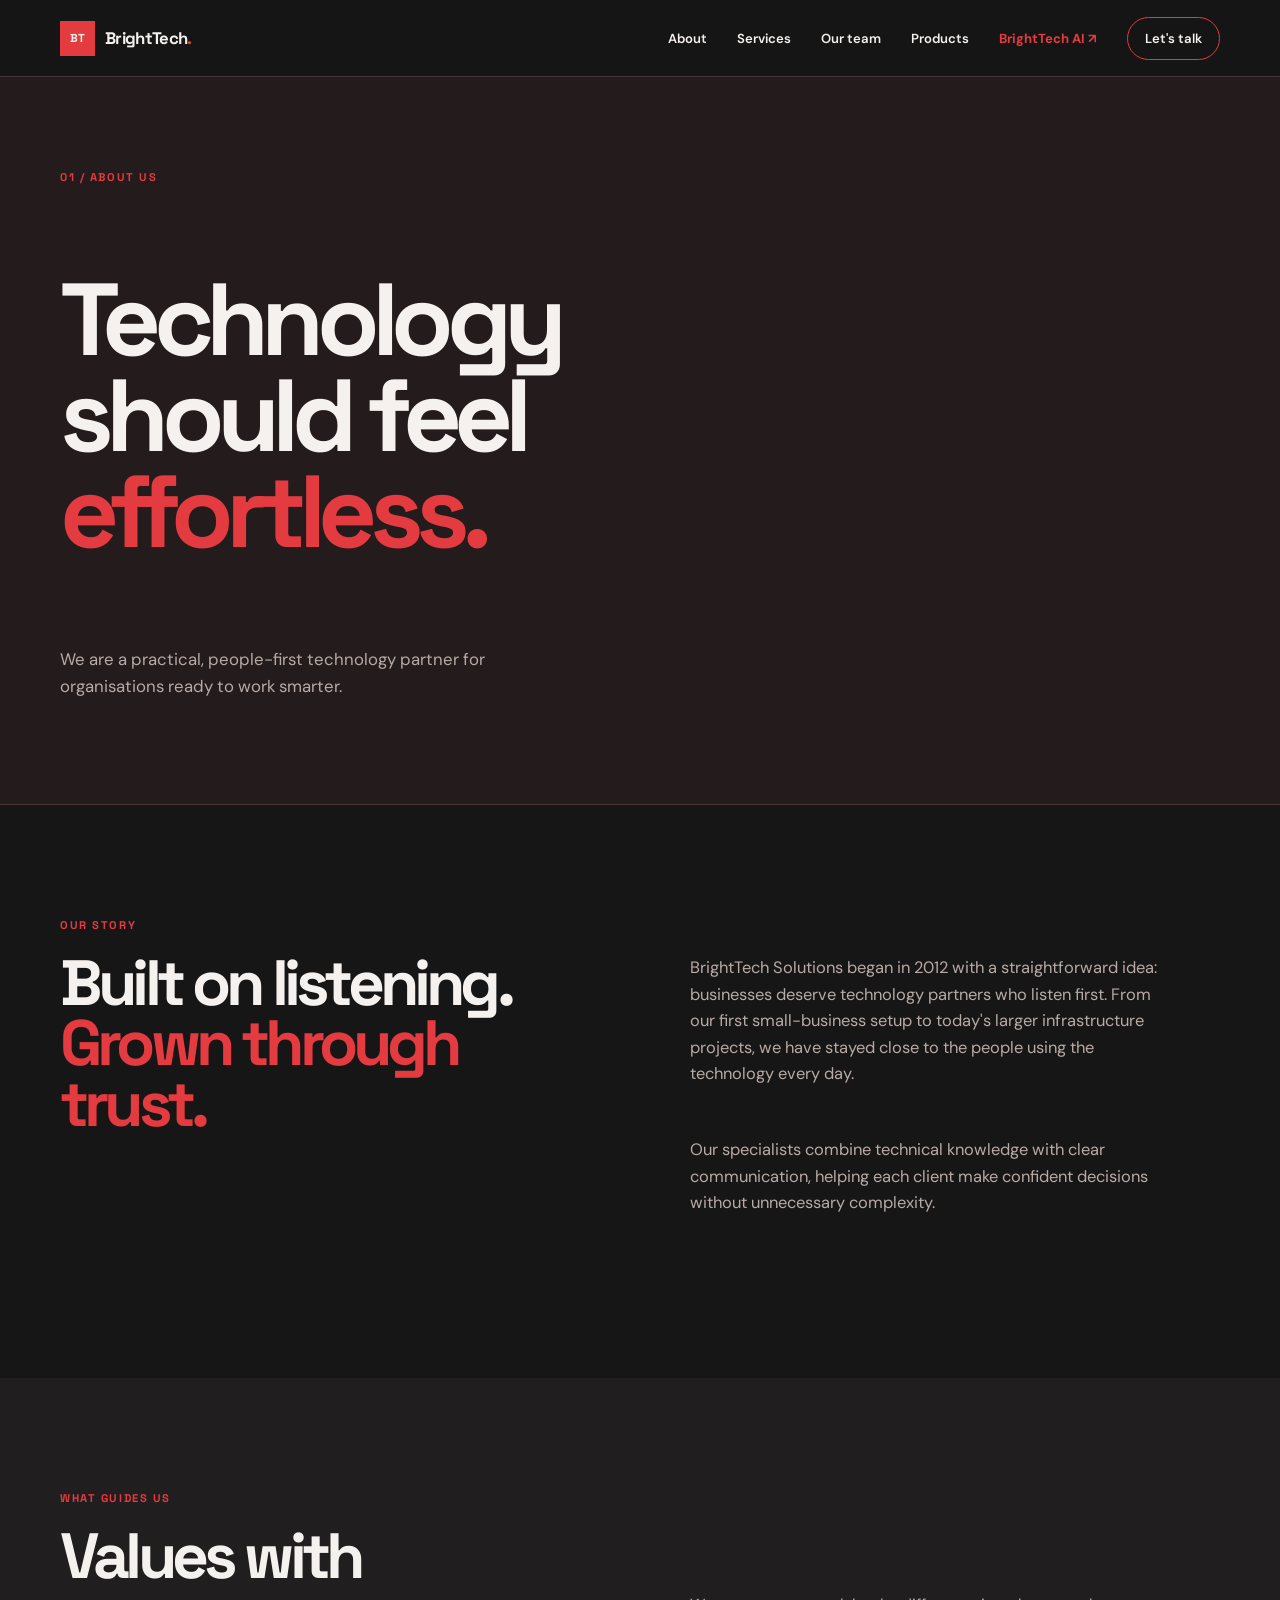
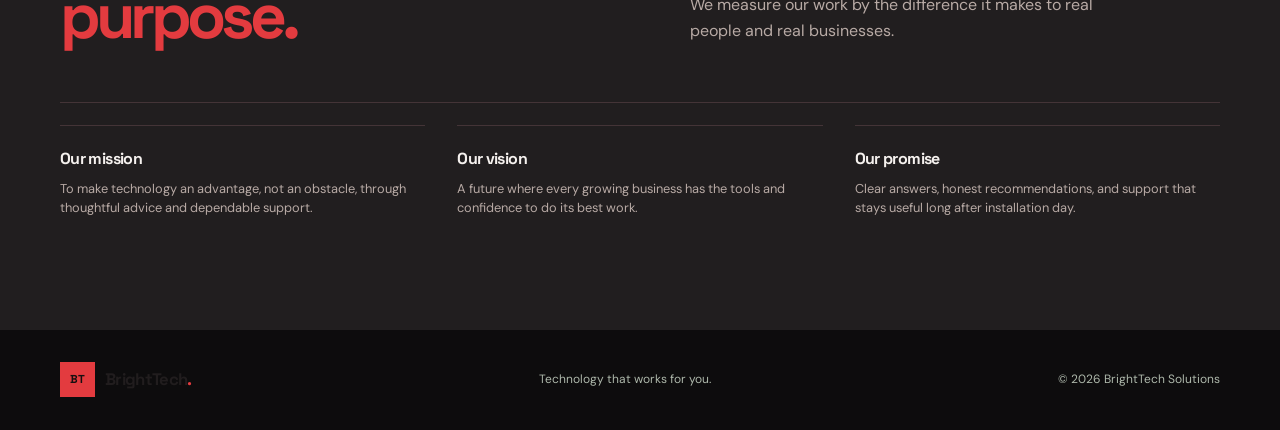
<file: about.html>
<!DOCTYPE html>
<html lang="en">
<head>
  <meta charset="UTF-8">
  <meta name="viewport" content="width=device-width, initial-scale=1.0">
  <title>About Us | BrightTech Solutions</title>
  <link rel="preconnect" href="https://fonts.googleapis.com">
  <link rel="preconnect" href="https://fonts.gstatic.com" crossorigin>
  <link href="https://fonts.googleapis.com/css2?family=DM+Sans:wght@400;500;600;700&family=Space+Grotesk:wght@500;600;700&display=swap" rel="stylesheet">
  <link rel="stylesheet" href="style.css">
</head>
<body>
  <header class="site-header"><div class="container nav-wrap"><a class="brand" href="index.html"><span class="brand-mark">BT</span><span>BrightTech<span class="brand-accent">.</span></span></a><nav aria-label="Main navigation"><a href="about.html">About</a><a href="services.html">Services</a><a href="team.html">Our team</a><a href="products.html">Products</a><a class="ai-link" href="https://chatgpt.com/" target="_blank" rel="noopener noreferrer">BrightTech AI ↗</a><a class="nav-contact" href="contact.html">Let's talk</a></nav></div></header>
  <main><section class="page-hero"><div class="container"><p class="eyebrow">01 / About us</p><h1>Technology should feel <em>effortless.</em></h1><p>We are a practical, people-first technology partner for organisations ready to work smarter.</p></div></section><section class="section"><div class="container about-grid"><div><p class="eyebrow">Our story</p><h2>Built on listening.<br><em>Grown through trust.</em></h2></div><div class="about-copy"><p>BrightTech Solutions began in 2012 with a straightforward idea: businesses deserve technology partners who listen first. From our first small-business setup to today's larger infrastructure projects, we have stayed close to the people using the technology every day.</p><p>Our specialists combine technical knowledge with clear communication, helping each client make confident decisions without unnecessary complexity.</p></div></div></section><section class="section services-section"><div class="container"><div class="section-heading"><div><p class="eyebrow">What guides us</p><h2>Values with<br><em>purpose.</em></h2></div><p>We measure our work by the difference it makes to real people and real businesses.</p></div><div class="mission-grid detail-values"><div><h3>Our mission</h3><p>To make technology an advantage, not an obstacle, through thoughtful advice and dependable support.</p></div><div><h3>Our vision</h3><p>A future where every growing business has the tools and confidence to do its best work.</p></div><div><h3>Our promise</h3><p>Clear answers, honest recommendations, and support that stays useful long after installation day.</p></div></div></div></section></main>
  <footer class="site-footer"><div class="container footer-wrap"><a class="brand" href="index.html"><span class="brand-mark">BT</span><span>BrightTech<span class="brand-accent">.</span></span></a><p>Technology that works for you.</p><p>© 2026 BrightTech Solutions</p></div></footer>
</body>
</html>
</file>
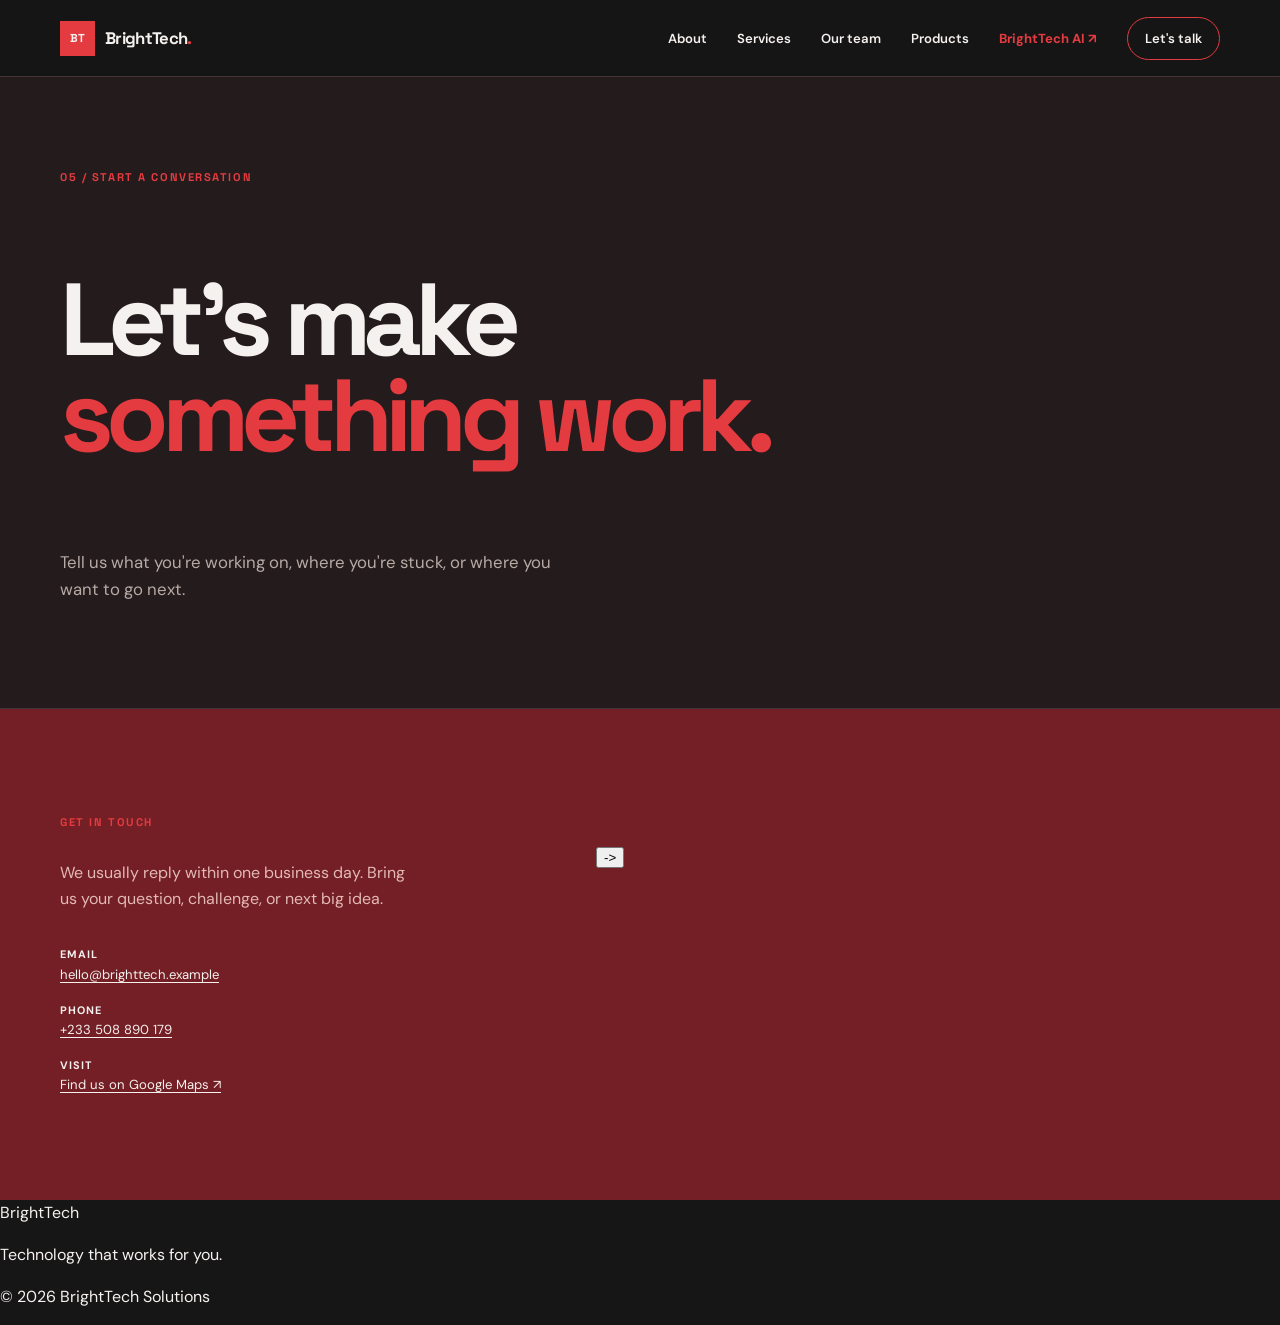
<file: contact.html>
<!DOCTYPE html>
<html lang="en">
<head><meta charset="UTF-8"><meta name="viewport" content="width=device-width, initial-scale=1.0"><title>Contact Us | BrightTech Solutions</title><link rel="preconnect" href="https://fonts.googleapis.com"><link rel="preconnect" href="https://fonts.gstatic.com" crossorigin><link href="https://fonts.googleapis.com/css2?family=DM+Sans:wght@400;500;600;700&family=Space+Grotesk:wght@500;600;700&display=swap" rel="stylesheet"><link rel="stylesheet" href="style.css"></head>
<body><header class="site-header"><div class="container nav-wrap"><a class="brand" href="index.html"><span class="brand-mark">BT</span><span>BrightTech<span class="brand-accent">.</span></span></a><nav aria-label="Main navigation"><a href="about.html">About</a><a href="services.html">Services</a><a href="team.html">Our team</a><a href="products.html">Products</a><a class="ai-link" href="https://chatgpt.com/" target="_blank" rel="noopener noreferrer">BrightTech AI ↗</a><a class="nav-contact" href="contact.html">Let's talk</a></nav></div></header>
<main><section class="page-hero"><div class="container"><p class="eyebrow">05 / Start a conversation</p><h1>Let's make<br><em>something work.</em></h1><p>Tell us what you're working on, where you're stuck, or where you want to go next.</p></div></section><section class="contact-section"><div class="container contact-grid"><div class="contact-copy"><p class="eyebrow">Get in touch</p><p>We usually reply within one business day. Bring us your question, challenge, or next big idea.</p><ul class="contact-details"><li><strong>Email</strong><a href="mailto:hello@brighttech.example">hello@brighttech.example</a></li><li><strong>Phone</strong><a href="tel:+233508890179">+233 508 890 179</a></li><li><strong>Visit</strong><a href="https://maps.google.com/?q=BrightTech+Solutions" target="_blank" rel="noopener noreferrer">Find us on Google Maps ↗</a></li></ul></div><form class="contact-form" action="#" method("get")>
<div class("form-row"):
<label for("name"): Name
<input id("name") name("name") type("text") placeholder("Your name") required>
</label>
<label for("email"): Email
<input id("email") name("email") type("email") placeholder("you@company.com") required>
</label>
</div>
<div class("form-row"):
<label for("phone"): Phone number
<input id("phone") name("phone") type("tel") placeholder("+1 (555) 000-0000")
</label>
<label for("subject"): Subject
<input id("subject") name("subject") type("text") placeholder("How can we help?") required>
</label>
</div>
<label for("message"): Message
<textarea id("message") name("message") rows("5") placeholder("Tell us a little about your project...") required>
</textarea>
</label>
<button class("button button-primary") type("submit"): Send message <span>-></span>
</button>
</form>
</div>
</section>
</main>
<footer class("site-footer"):
<div class("container footer-wrap"):
<a class("brand") href("index.html"):
<span class("brand-mark"): BT
<span>BrightTech<span class("brand-accent"): .
</span>
</span>
</a>
<p>Technology that works for you.</p>
<p>© 2026 BrightTech Solutions</p>
</div>
</footer>
</body>
</html>
</file>
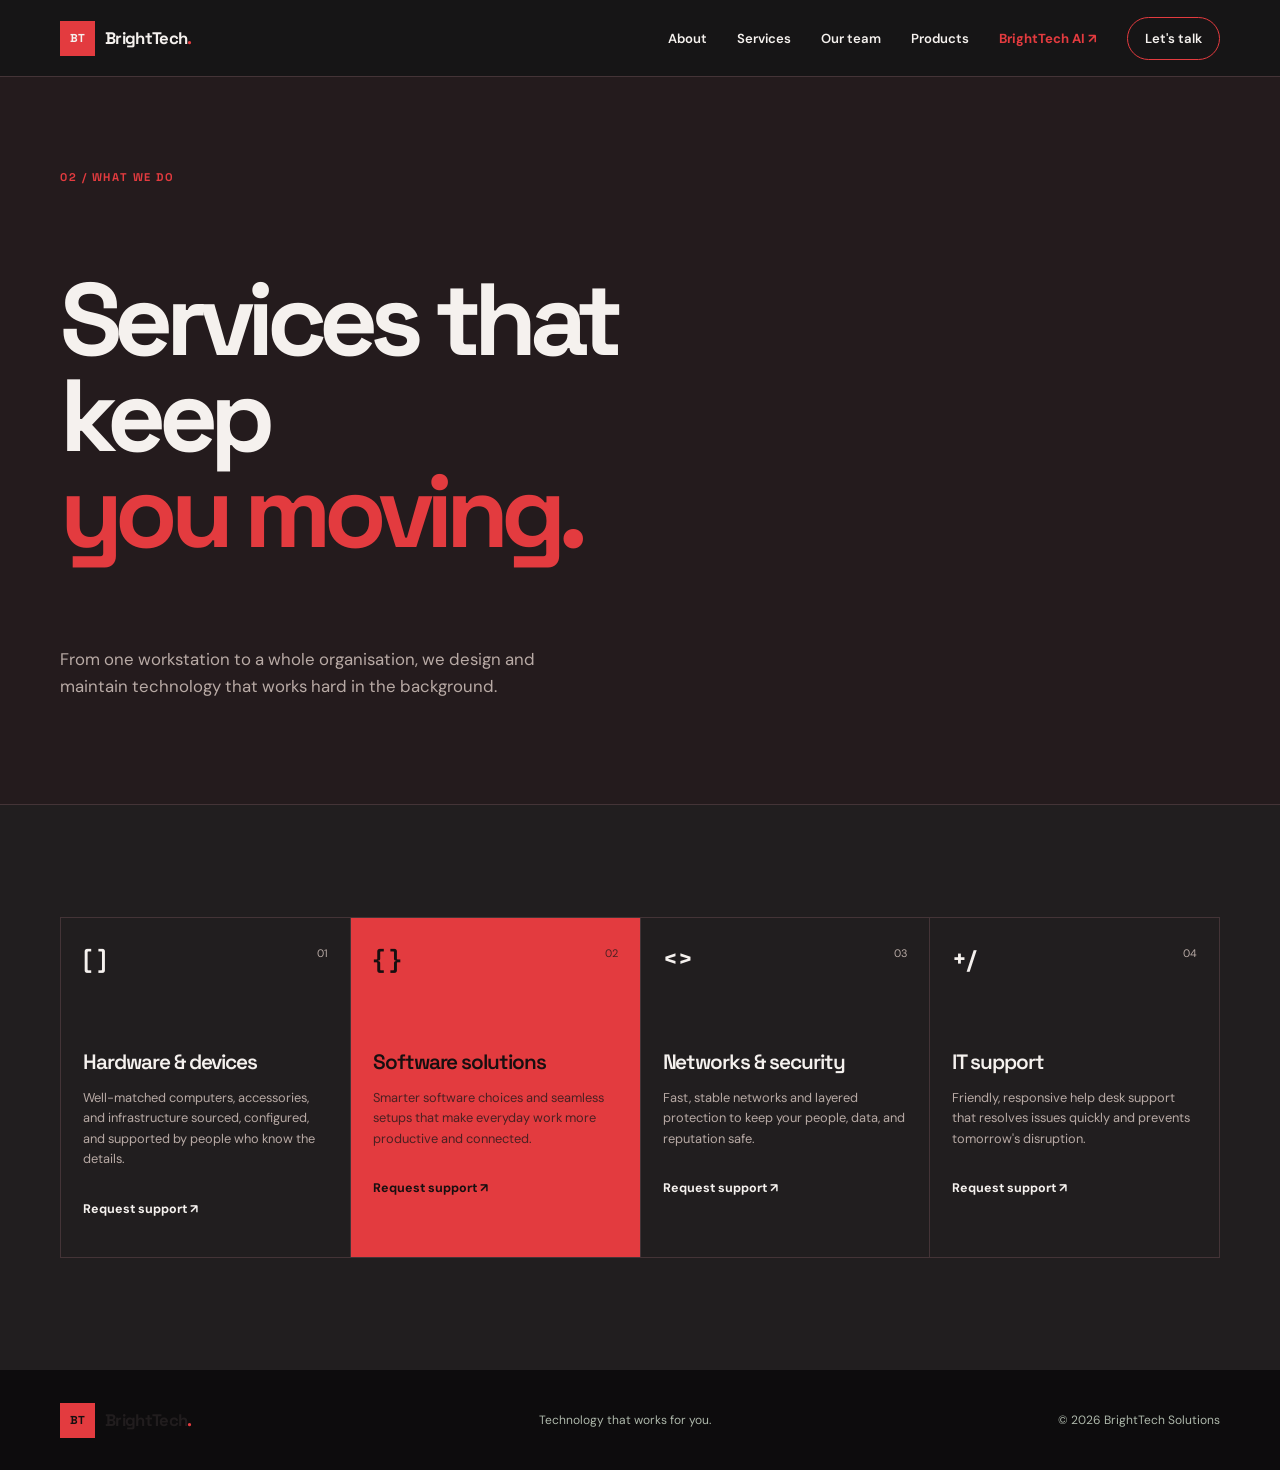
<file: services.html>
<!DOCTYPE html>
<html lang="en">
<head><meta charset="UTF-8"><meta name="viewport" content="width=device-width, initial-scale=1.0"><title>Services | BrightTech Solutions</title><link rel="preconnect" href="https://fonts.googleapis.com"><link rel="preconnect" href="https://fonts.gstatic.com" crossorigin><link href="https://fonts.googleapis.com/css2?family=DM+Sans:wght@400;500;600;700&family=Space+Grotesk:wght@500;600;700&display=swap" rel="stylesheet"><link rel="stylesheet" href="style.css"></head>
<body><header class="site-header"><div class="container nav-wrap"><a class="brand" href="index.html"><span class="brand-mark">BT</span><span>BrightTech<span class="brand-accent">.</span></span></a><nav aria-label="Main navigation"><a href="about.html">About</a><a href="services.html">Services</a><a href="team.html">Our team</a><a href="products.html">Products</a><a class="ai-link" href="https://chatgpt.com/" target="_blank" rel="noopener noreferrer">BrightTech AI ↗</a><a class="nav-contact" href="contact.html">Let's talk</a></nav></div></header>
<main><section class="page-hero"><div class="container"><p class="eyebrow">02 / What we do</p><h1>Services that keep<br><em>you moving.</em></h1><p>From one workstation to a whole organisation, we design and maintain technology that works hard in the background.</p></div></section><section class="section services-section"><div class="container"><div class="service-grid"><article class="service-card"><span class="service-icon">[ ]</span><span class="service-index">01</span><h3>Hardware & devices</h3><p>Well-matched computers, accessories, and infrastructure sourced, configured, and supported by people who know the details.</p><a href="contact.html">Request support ↗</a></article><article class="service-card featured-service"><span class="service-icon">{ }</span><span class="service-index">02</span><h3>Software solutions</h3><p>Smarter software choices and seamless setups that make everyday work more productive and connected.</p><a href="contact.html">Request support ↗</a></article><article class="service-card"><span class="service-icon"><></span><span class="service-index">03</span><h3>Networks & security</h3><p>Fast, stable networks and layered protection to keep your people, data, and reputation safe.</p><a href="contact.html">Request support ↗</a></article><article class="service-card"><span class="service-icon">+/</span><span class="service-index">04</span><h3>IT support</h3><p>Friendly, responsive help desk support that resolves issues quickly and prevents tomorrow's disruption.</p><a href="contact.html">Request support ↗</a></article></div></div></section></main>
<footer class="site-footer"><div class="container footer-wrap"><a class="brand" href="index.html"><span class="brand-mark">BT</span><span>BrightTech<span class="brand-accent">.</span></span></a><p>Technology that works for you.</p><p>© 2026 BrightTech Solutions</p></div></footer></body>
</html>
</file>
<file: style.css>
:root{--ink:#17211f;--muted:#62706d;--paper:#f5f4ef;--cream:#e7e2d6;--green:#b8d84b;--line:#d5d8cf;--white:#fffdf8;--serif:Georgia,'Times New Roman',serif;--sans:'DM Sans',Arial,sans-serif;--display:'Space Grotesk',Arial,sans-serif}*{box-sizing:border-box}html{scroll-behavior:smooth}body{margin:0;background:var(--paper);color:var(--ink);font-family:var(--sans);line-height:1.6}a{color:inherit;text-decoration:none}.container{width:min(1160px,calc(100% - 48px));margin:auto}.site-header{position:sticky;top:0;z-index:10;background:rgba(245,244,239,.94);border-bottom:1px solid var(--line);backdrop-filter:blur(10px)}.nav-wrap,.footer-wrap{display:flex;align-items:center;justify-content:space-between;min-height:76px}.brand{display:flex;align-items:center;gap:10px;font-family:var(--display);font-size:1.05rem;font-weight:700;letter-spacing:-.04em}.brand-mark{display:grid;place-items:center;width:35px;height:35px;background:var(--ink);color:var(--green);font-size:.72rem;letter-spacing:0}.brand-accent{color:#91ad27}nav{display:flex;align-items:center;gap:30px;font-size:.82rem;font-weight:600}nav a{transition:color .2s}nav a:hover,.text-link:hover{color:#719000}.nav-contact{padding:10px 17px;border:1px solid var(--ink);border-radius:30px}.hero{padding:86px 0 100px;background:var(--cream);overflow:hidden}.hero-grid{display:grid;grid-template-columns:1fr 1.07fr;gap:74px;align-items:center}.eyebrow{margin:0 0 18px;color:#718021;font-family:var(--display);font-size:.7rem;font-weight:700;letter-spacing:.14em;text-transform:uppercase}.hero h1,h2{margin:0;font-family:var(--display);font-size:clamp(3.5rem,7vw,6.6rem);line-height:.94;letter-spacing:-.075em}.hero h1 span,h2 em{color:#789900;font-style:normal}.hero-text{max-width:420px;margin:28px 0;font-size:1.05rem;color:var(--muted)}.hero-actions{display:flex;align-items:center;gap:25px}.button{display:inline-flex;align-items:center;justify-content:center;gap:22px;border:0;cursor:pointer;font:600 .82rem var(--sans);padding:15px 19px}.button-primary{background:var(--ink);color:var(--white);transition:background .2s,transform .2s}.button-primary:hover{background:#3e5049;transform:translateY(-2px)}.text-link{font-size:.82rem;font-weight:700}.hero-proof{display:flex;gap:14px;align-items:center;margin-top:58px;color:var(--muted);font-size:.7rem;line-height:1.35}.hero-proof strong{font-family:var(--display);font-size:1.8rem;color:var(--ink)}.hero-visual{position:relative}.hero-visual img{display:block;width:100%;height:555px;object-fit:cover;filter:saturate(.8)}.visual-note{position:absolute;bottom:25px;left:-28px;display:flex;gap:10px;align-items:center;padding:14px 18px;background:var(--white);font-size:.72rem;line-height:1.3;box-shadow:0 10px 30px rgba(23,33,31,.12)}.status-dot{width:9px;height:9px;background:var(--green);border-radius:50%}.visual-number{position:absolute;right:-22px;top:24px;color:var(--white);font:700 5rem var(--display);opacity:.8}.intro-band{padding:48px 0;background:var(--ink);color:var(--white)}.intro-grid{display:grid;grid-template-columns:1fr 2fr;gap:50px}.intro-band .eyebrow{color:var(--green)}.intro-statement{max-width:720px;margin:0;font:500 clamp(1.5rem,3vw,2.4rem)/1.18 var(--display);letter-spacing:-.04em}.section{padding:112px 0}.about-grid{display:grid;grid-template-columns:1fr 1fr;gap:100px}.section h2{font-size:clamp(2.8rem,5vw,4.8rem)}.about-copy>p{margin:38px 0 50px;max-width:480px;color:var(--muted);font-size:1.03rem}.mission-grid{display:grid;grid-template-columns:1fr 1fr;gap:30px;border-top:1px solid var(--line);padding-top:22px}.mission-grid h3,.team-card h3,.product-card h3{margin:0 0 8px;font-family:var(--display);font-size:1rem;letter-spacing:-.04em}.mission-grid p,.team-card p,.product-info p{margin:0;color:var(--muted);font-size:.8rem;line-height:1.5}.services-section{background:var(--white)}.section-heading{display:grid;grid-template-columns:1fr 1fr;gap:100px;align-items:end;margin-bottom:55px}.section-heading>p{margin:0 0 3px;color:var(--muted);max-width:420px}.service-grid{display:grid;grid-template-columns:repeat(4,1fr);border-top:1px solid var(--line);border-left:1px solid var(--line)}.service-card{min-height:340px;padding:25px 22px;border-right:1px solid var(--line);border-bottom:1px solid var(--line);position:relative;transition:background .25s}.service-card:hover,.featured-service{background:var(--green)}.service-icon{font:700 1.5rem var(--display)}.service-index{position:absolute;top:27px;right:22px;font-size:.68rem;color:var(--muted)}.service-card h3{margin:76px 0 14px;font:600 1.3rem/1.1 var(--display);letter-spacing:-.05em}.service-card p{margin:0 0 25px;color:var(--muted);font-size:.8rem}.service-card a{font-size:.78rem;font-weight:700}.team-grid{display:grid;grid-template-columns:repeat(4,1fr);gap:22px}.team-card img{display:block;width:100%;height:300px;object-fit:cover;filter:grayscale(1);margin-bottom:18px}.team-card .role{color:#789900;font-size:.7rem;font-weight:700;text-transform:uppercase;letter-spacing:.08em;margin-bottom:9px}.products-section{background:var(--cream)}.product-grid{display:grid;grid-template-columns:repeat(3,1fr);gap:22px}.product-card{background:var(--white)}.product-card img{display:block;width:100%;height:230px;object-fit:cover}.product-info{padding:21px}.product-type{color:#789900!important;font-size:.68rem!important;font-weight:700;text-transform:uppercase;letter-spacing:.1em}.product-info strong{display:block;margin-top:15px;font:600 1.15rem var(--display)}.price-table-wrap{margin-top:38px;overflow:auto}table{width:100%;border-collapse:collapse;background:var(--white);font-size:.8rem;text-align:left}caption{text-align:left;padding:0 0 12px;font:600 1rem var(--display)}th,td{padding:15px 18px;border-bottom:1px solid var(--line)}th{font-size:.68rem;text-transform:uppercase;letter-spacing:.08em;color:var(--muted)}.contact-section{padding:105px 0;background:#cfdf74}.contact-grid{display:grid;grid-template-columns:.8fr 1.2fr;gap:120px}.contact-copy h2{font-size:clamp(3rem,5vw,5rem)}.contact-copy>p:not(.eyebrow){max-width:360px;color:#4f5f47;margin:28px 0}.contact-details{padding:0;margin:35px 0 0;list-style:none}.contact-details li{display:flex;flex-direction:column;margin-top:17px;font-size:.82rem}.contact-details strong{font-size:.68rem;text-transform:uppercase;letter-spacing:.1em}.contact-details a{text-decoration:underline;text-underline-offset:3px}.contact-form{padding-top:8px}.form-row{display:grid;grid-template-columns:1fr 1fr;gap:25px}label{display:block;margin-bottom:22px;font-size:.75rem;font-weight:700}input,textarea{display:block;width:100%;margin-top:8px;padding:14px 0;border:0;border-bottom:1px solid #91a35f;background:transparent;color:var(--ink);font:400 .9rem var(--sans);outline:0}textarea{resize:vertical}input:focus,textarea:focus{border-color:var(--ink)}::placeholder{color:#788568}.site-footer{background:var(--ink);color:var(--white)}.footer-wrap{min-height:100px}.site-footer p{margin:0;color:#aeb8ab;font-size:.75rem}.site-footer .brand-mark{background:var(--green);color:var(--ink)}
@media(max-width:800px){.container{width:min(100% - 32px,600px)}nav{gap:13px}nav a:not(.nav-contact){display:none}.hero{padding:60px 0 75px}.hero-grid,.about-grid,.contact-grid{grid-template-columns:1fr;gap:50px}.hero-visual img{height:390px}.visual-note{left:14px}.visual-number{right:8px}.intro-grid,.section-heading{grid-template-columns:1fr;gap:18px}.section{padding:75px 0}.service-grid{grid-template-columns:1fr 1fr}.team-grid{grid-template-columns:1fr 1fr}.team-card img{height:240px}.product-grid{grid-template-columns:1fr}.contact-grid{gap:30px}.footer-wrap{flex-wrap:wrap;gap:15px;padding:22px 0}.footer-wrap p:nth-child(2){order:3;width:100%}}
@media(max-width:480px){.hero h1{font-size:3.2rem}.hero-actions{align-items:flex-start;flex-direction:column;gap:18px}.service-grid,.team-grid,.mission-grid,.form-row{grid-template-columns:1fr}.service-card{min-height:280px}.team-card img{height:320px}.section-heading{margin-bottom:35px}.contact-section{padding:75px 0}}

.ai-link{color:var(--green);font-weight:700}.button-ai{background:var(--green);color:#170f10}.button-ai:hover{background:#f05a5d;color:#170f10}

.page-hero{padding:92px 0 105px;background:var(--cream);border-bottom:1px solid var(--line)}.page-hero h1{max-width:780px;font-family:var(--display);font-size:clamp(3.5rem,8vw,7rem);line-height:.94;letter-spacing:-.075em}.page-hero h1 em{color:var(--green);font-style:normal}.page-hero p:last-child{max-width:530px;margin:30px 0 0;color:var(--muted);font-size:1.05rem}.detail-values{grid-template-columns:repeat(3,1fr);gap:32px}.detail-values>div{border-top:1px solid var(--line);padding-top:20px}

@media(max-width:800px){.page-hero{padding:65px 0 75px}.detail-values{grid-template-columns:1fr}}

/* Dark red theme */
:root{--ink:#f5f1ee;--muted:#b8aaa5;--paper:#171617;--cream:#241b1d;--green:#e33b3f;--line:#443437;--white:#211d1e}
body{background:var(--paper);color:var(--ink)}.site-header{background:rgba(23,22,23,.94);border-color:var(--line)}.brand-mark{background:var(--green);color:var(--ink)}.brand-accent,.eyebrow,.hero h1 span,h2 em{color:var(--green)}nav a:hover,.text-link:hover{color:var(--green)}.nav-contact{border-color:var(--green)}.hero{background:var(--cream)}.visual-note{background:var(--white);color:var(--ink)}.intro-band{background:#0d0c0d}.status-dot{background:var(--green)}.services-section{background:#211e1f}.service-card:hover,.featured-service{background:var(--green);color:#170f10}.service-card:hover p,.featured-service p,.service-card:hover .service-index,.featured-service .service-index{color:#4b2022}.service-card{border-color:var(--line)}.team-card img{filter:grayscale(1) contrast(1.1)}.products-section{background:var(--cream)}.product-card,table{background:var(--white)}th,td{border-color:var(--line)}.contact-section{background:#731f25}.contact-copy>p:not(.eyebrow){color:#e3b9b6}.contact-details a{color:var(--ink)}input,textarea{border-color:#ba5558;color:var(--ink)}::placeholder{color:#c89896}.site-footer{background:#0d0c0d}.site-footer .brand-mark{background:var(--green);color:#170f10}
</file>
